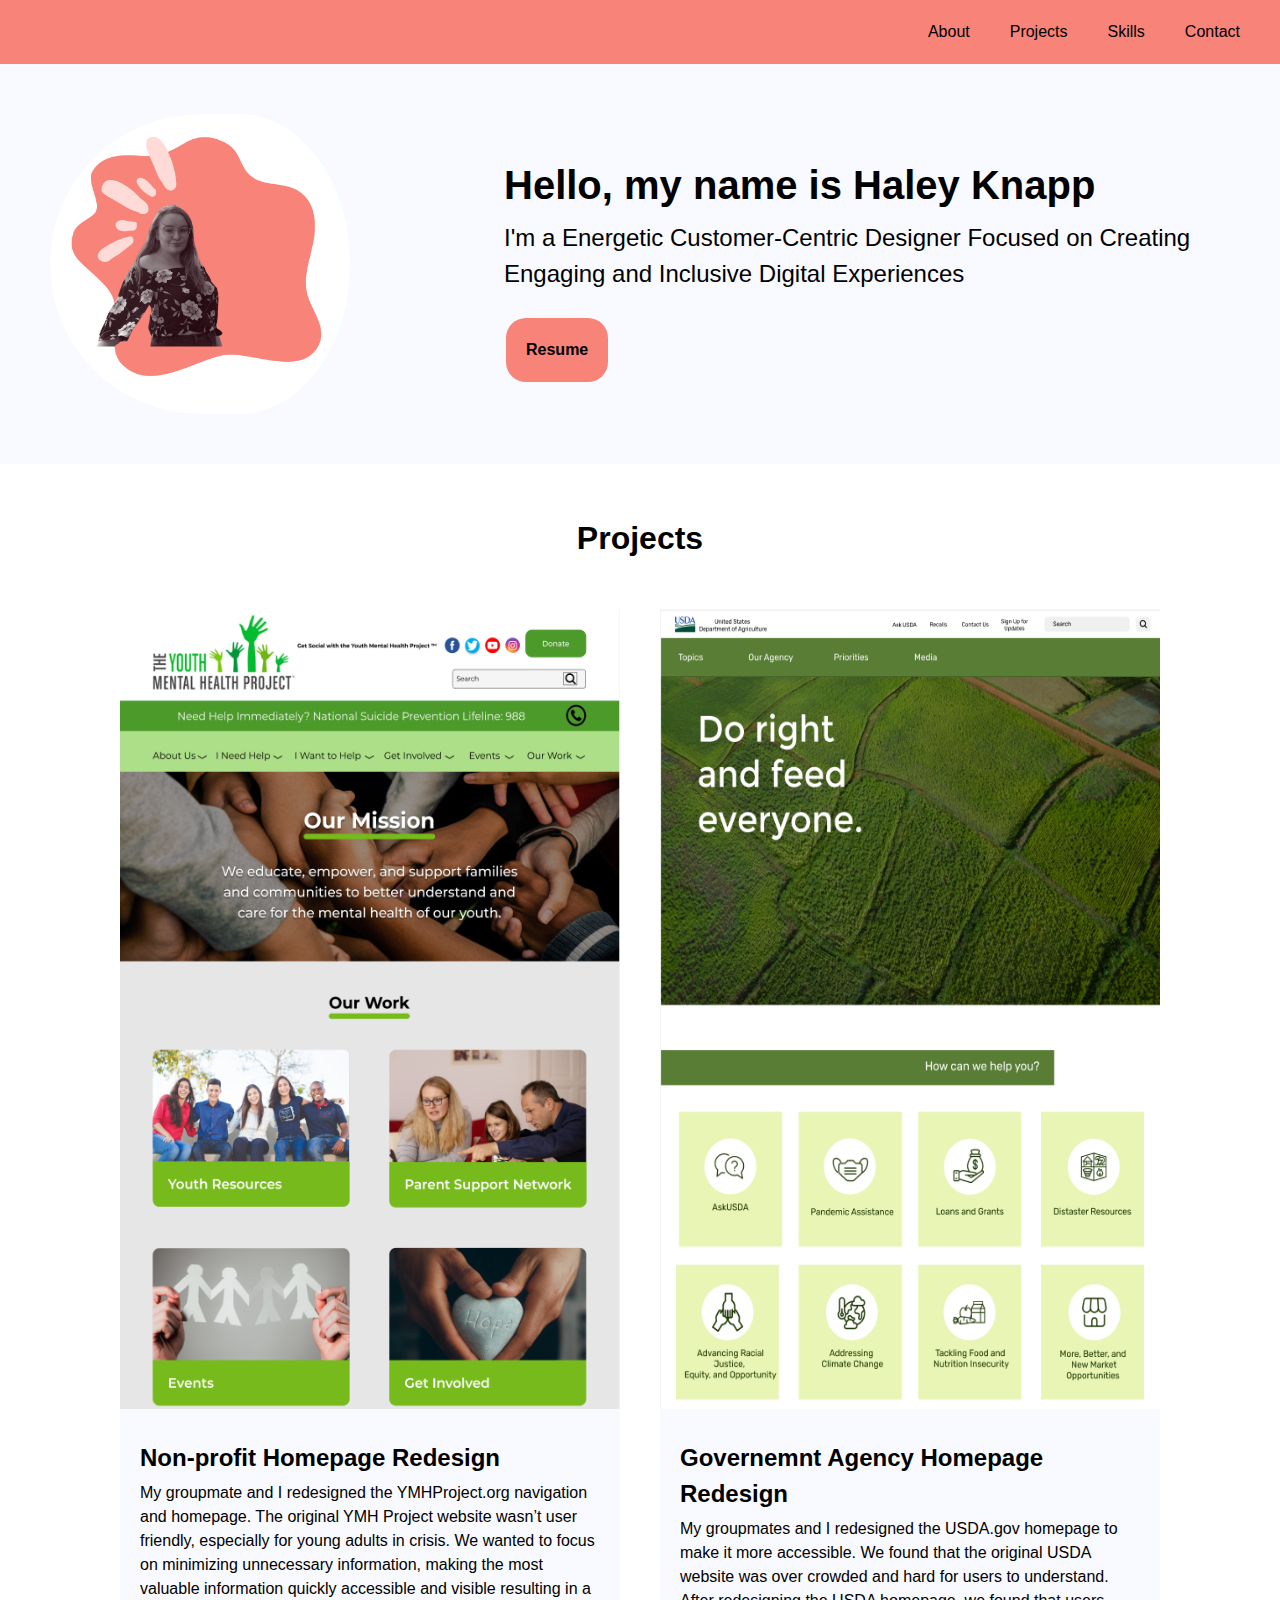
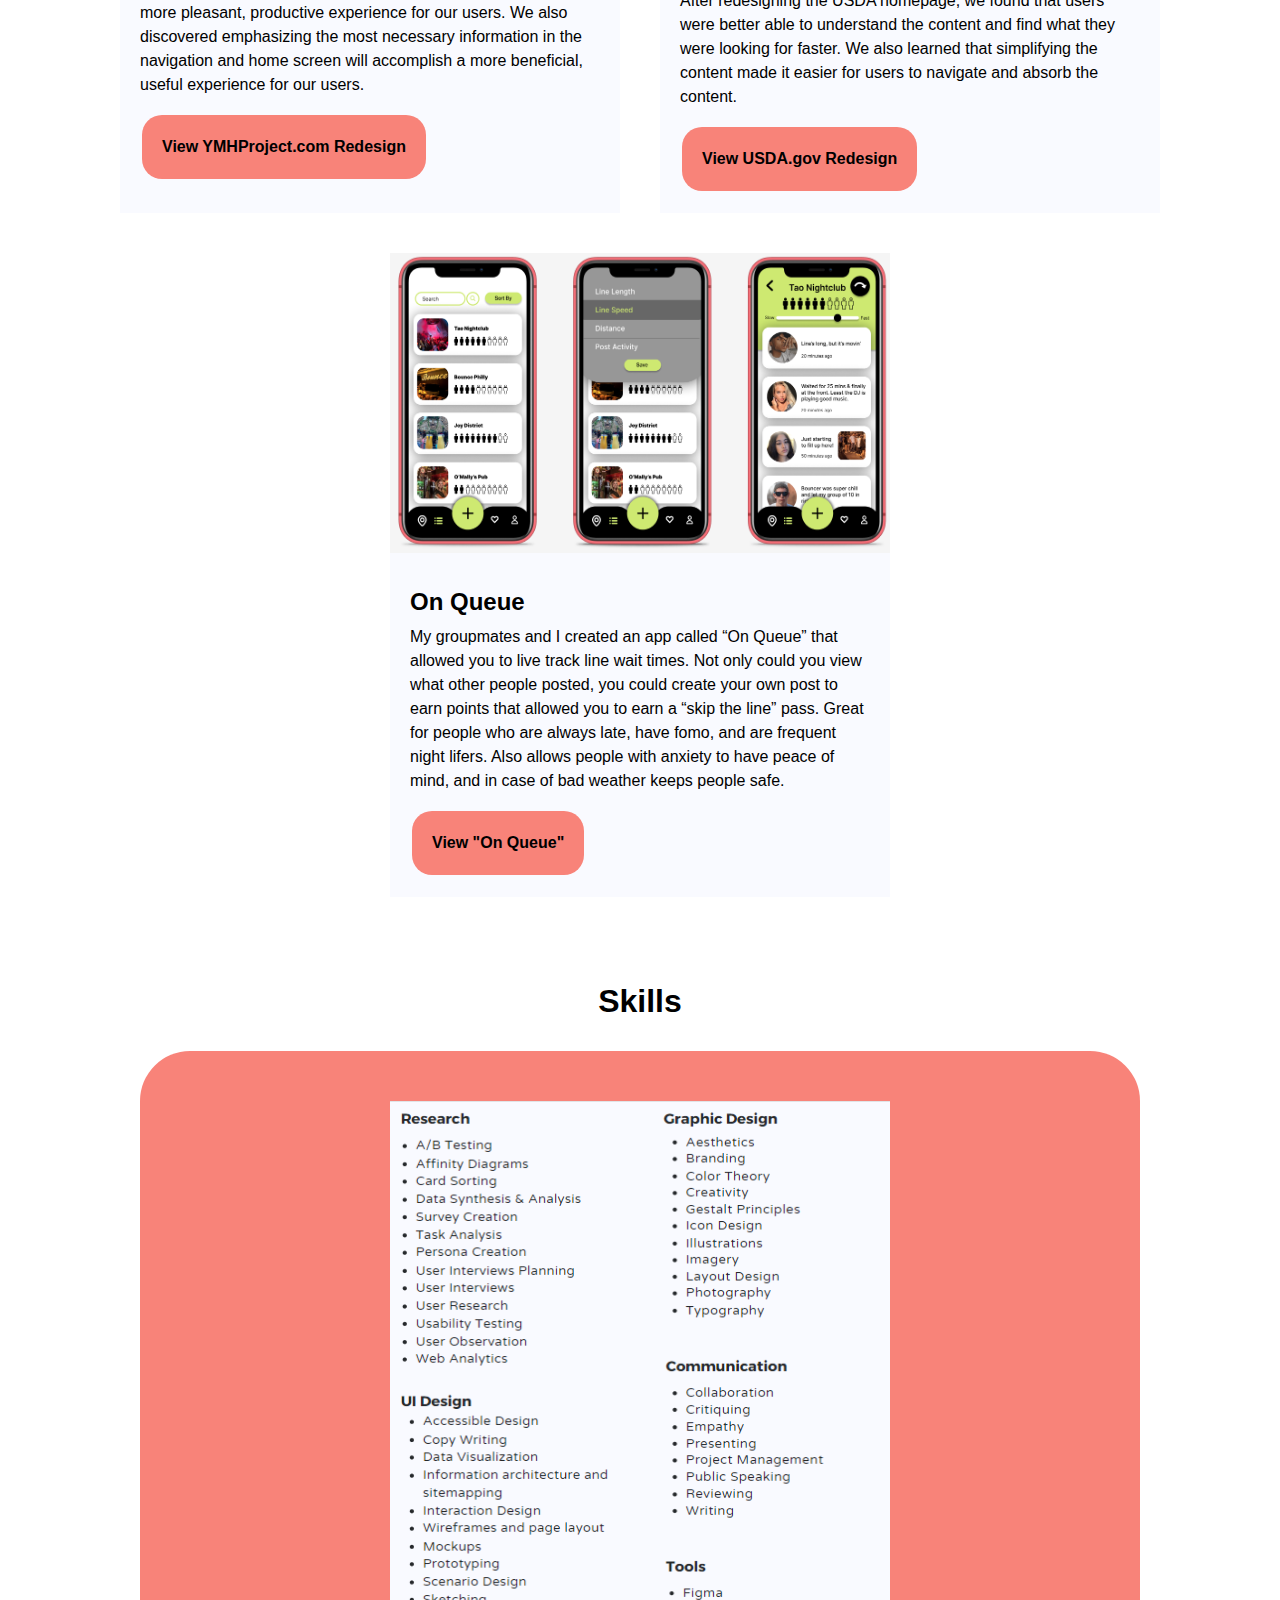
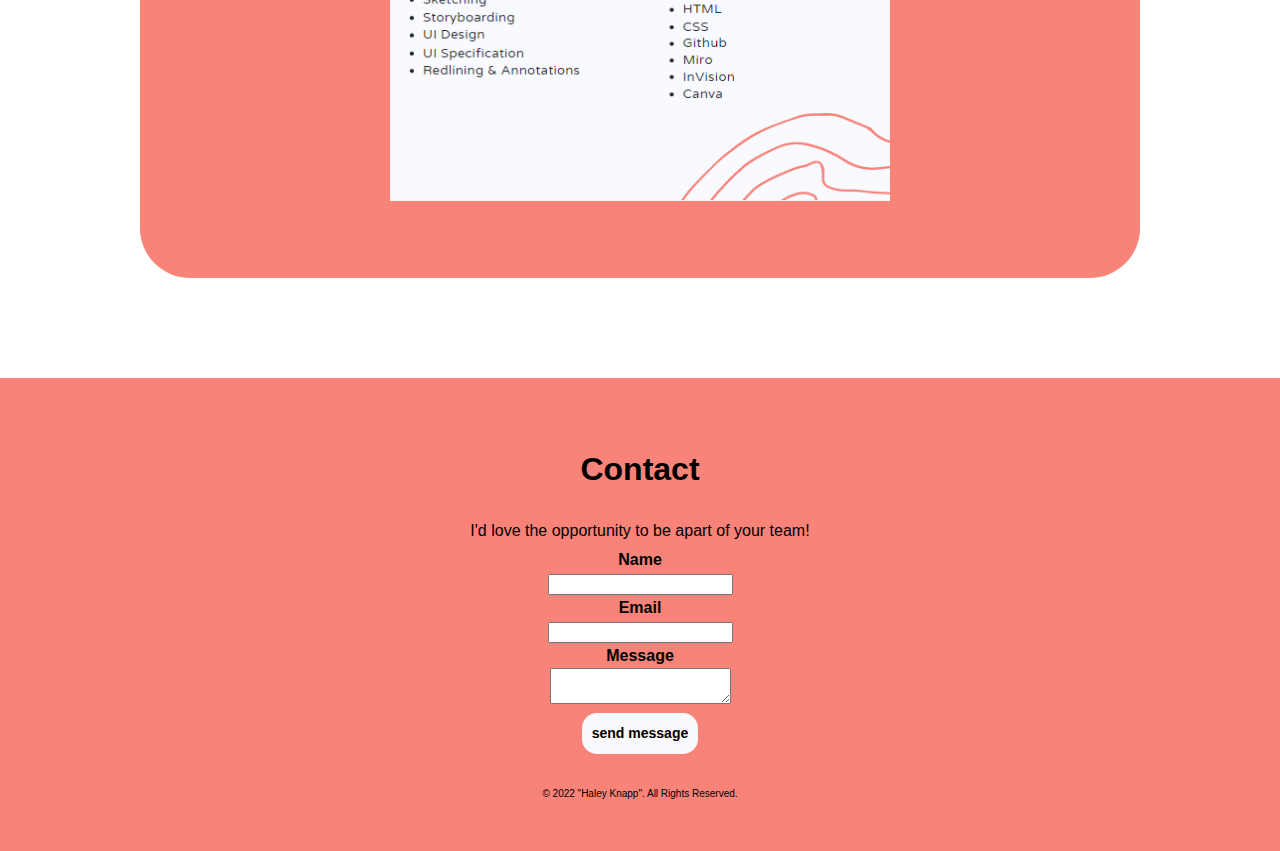
<file: index.html>
<!DOCTYPE html>
<html>
<!--Header-->

<head>
    <!--Link to Call in Google Font-->
    <meta charset="UTF-8">
    <link rel="preconnect" href="https://fonts.googleapis.com" />
    <link rel="preconnect" href="https://fonts.gstatic.com" crossorigin />
    <link href="https://fonts.googleapis.com/css2?family=Roboto:wght@400;700&display=swap" rel="stylesheet" />
    <!--Link to Call in Css File-->
    <link rel="stylesheet" href="styles.css" />
    <!--Favicon-->
    <link rel="icon" type="image/x-icon" href="Images/favicon.png" />
    <!--Site Name-->
    <title>My Site</title>
</head>
<!--Content-->

<body>
    <!--Navigation-->
    <nav>
        <!--Nav Item 1-->
        <div class="nav-link">
            <a href="">About</a>
        </div>
        <!--Nav Item 2-->
        <div class="nav-link">
            <a href="case-study-template.html"> Projects</a>
        </div>
        <!--Nav Item 3-->
        <div class="nav-link">
            <a href="">Skills</a>
        </div>
        <!--Nav Item 4-->
        <div class="nav-link">
            <a href="">Contact</a>
        </div>
    </nav>
    <!--Hero-->
    <section class="hero-container">
        <!--Image-->
        <div class="hero-container_img">
            <img src="https://hknapp0.github.io/MY_First_Repo/hk.png" />
        </div>
        <!--Text Info-->
        <div class="hero-container_copy">
            <h1 class="margin-bottom_five">Hello, my name is Haley Knapp</h1>
            <h3 class="hero-container_sub-copy margin-top_zero""> I'm a Energetic Customer-Centric Designer Focused on Creating Engaging and Inclusive Digital Experiences</h2>
                                <a href="https://hknapp0.github.io/MY_First_Repo/resume.pdf" class="button">Resume</a>
        </div>
    </section>
<!--Case Study Cards-->
<section>
  <h2 class=" center">Projects</h2>
            <div class="card-container">
                <!--Card 1-->
                <div class="card">
                    <!--Card Link-->
                    <a href="">
                        <img src="https://hknapp0.github.io/MY_First_Repo/ymh-desktop.png" width="500" height="800" />
                        <div class="card-copy">
                            <h3 class="margin-bottom_five">Non-profit Homepage Redesign</h3>
                            <p class="margin-top_zero">My groupmate and I redesigned the YMHProject.org navigation and homepage. The original
                                YMH Project website wasn’t user
                                friendly, especially for young adults in crisis. We wanted to focus on minimizing unnecessary information,
                                making the
                                most valuable information quickly accessible and visible resulting in a more pleasant, productive experience for
                                our
                                users. We also discovered emphasizing the most necessary information in the navigation and home screen will
                                accomplish a
                                more beneficial, useful experience for our users.</p>
                                <a href="case-study-template.html"
                                    class="button">View YMHProject.com Redesign</a>
                        </div>
                       
                    </a>
                </div>
                <!--Card 2-->
                <div class="card">
                    <!--Card Link-->
                    <a href="">
                    <img src="https://hknapp0.github.io/MY_First_Repo/desky.png" width="500" height="800" />
                        <div class="card-copy">
                            <h3 class="margin-bottom_five">Governemnt Agency Homepage Redesign</h3>
                            <p class="margin-top_zero">My groupmates and I redesigned the USDA.gov homepage to make it more accessible. We found that the original USDA
                            website was over crowded and hard for users to understand. After redesigning the USDA homepage, we found that users were
                            better able to understand the content and find what they were looking for faster. We also learned that simplifying the
                            content made it easier for users to navigate and absorb the content.</p>
                     <a href="case-study-template.html" class="button">View USDA.gov Redesign</a>                           
                        </div>
                    </a>
                </div>
                <!--Card 3-->
                <div class="card">
                    <!--Card Link-->
                    <a href="">
                    <img src="https://hknapp0.github.io/MY_First_Repo/queue.png" width="500" height="300" />
                    <div class="card-copy">
                        <h3 class="margin-bottom_five"> On Queue </h3>
                        <p class="margin-top_zero">My groupmates and I created an app called “On Queue” that allowed you to live track line
                            wait times. Not only could you
                            view what other people posted, you could create your own post to earn points that allowed you to earn a “skip
                            the line”
                            pass. Great for people who are always late, have fomo, and are frequent night lifers. Also allows people with
                            anxiety to
                            have peace of mind, and in case of bad weather keeps people safe.</p>
                    <a href="case-study-template.html" class="button">View "On Queue"</a>
                        </div>
                    </a>
                </div>
            </div>
            </a>
<!--Skills-->
<section>
    <h2 class=" center">Skills</h2>
    <div class="Skills">
            <a href="">
        <img src="https://hknapp0.github.io/MY_First_Repo/skillz.png" width="500" height="700" />
                <div class="card-copy">
                </div>
            </a>
        </div>
        </div>
        </div>
        </div>
    </section>
    <!--Footer-->
    <footer>
        <!--Contact-->
        <div>
            <h2>Contact</h2>
            <p class="margin-bottom_five">I'd love the opportunity to be apart of your team!</p>
            <div>
                Name
            </div>
            <div>
                <input type="text" />
            </div>
            <div>
                Email  
            </div>
            <div>
                <input type="text" />
            </div>
            <div>
            Message
            </div>
            <div>
                <textarea></textarea>
            </div>
            <div>
            <h5 class="buttons" <button type="submit"> send message</button>
            </div>
        
        <!--Copyright-->
        <p class="copyright">&copy; 2022 "Haley Knapp". All Rights Reserved.</p>
    </footer>
</body>

</html>
</file>
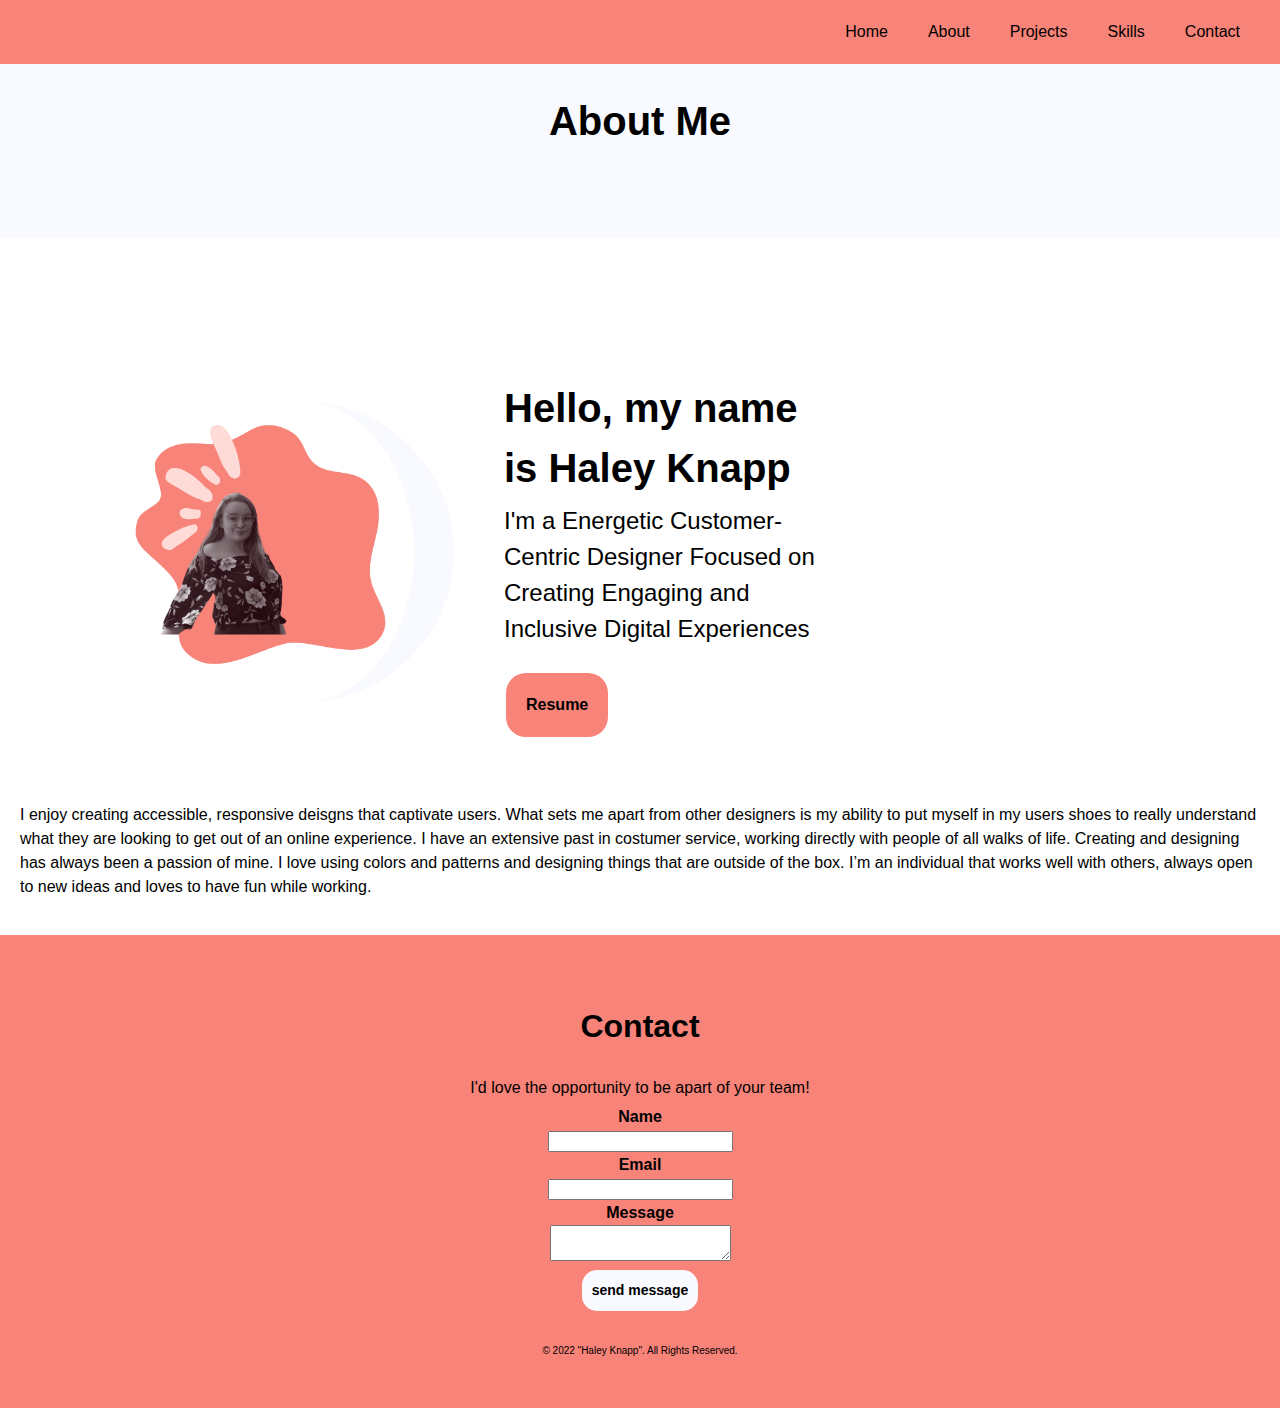
<file: about.html>
<!DOCTYPE html>
<html>
<!--Header-->

<head>
    <!--Link to Call in Google Font-->
    <meta charset="UTF-8">
    <link rel="preconnect" href="https://fonts.googleapis.com" />
    <link rel="preconnect" href="https://fonts.gstatic.com" crossorigin />
    <link href="https://fonts.googleapis.com/css2?family=Roboto:wght@400;700&display=swap" rel="stylesheet" />
    <!--Link to Call in Css File-->
    <link rel="stylesheet" href="styles.css" />
    <!--Favicon-->
    <link rel="icon" type="image/x-icon" href="Images/favicon.png" />
    <!--Site Name-->
    <title>My Site</title>
</head>
<!--Content-->

<body>
    <!--Navigation-->
    <nav>
        <!--Nav Item 1-->
        <div class="nav-link">
            <a href="index.html"> Home</a>
        </div>
        <div class="nav-link">
            <a href="">About</a>
        </div>
        <!--Nav Item 2-->
        <div class="nav-link">
            <a href="case-study-template.html"> Projects</a>
        </div>
        <!--Nav Item 3-->
        <div class="nav-link">
            <a href="Skills.html">Skills</a>
        </div>
        <!--Nav Item 4-->
        <div class="nav-link">
            <a href="contact.html">Contact</a>
        </div>
    </nav>
    <!--Hero-->
    <section class="hero-container">
        <div class="Landing-page-projects">
            <h1 class="center">About Me</h1>
            <div class="Landing-page-projects">
    </section>
    <!--Case Study Cards-->
    <section>
            <!--Text Info-->
            <div class="hero-container_copy">
                        <div class="hero-container_img">
                            <img src="https://hknapp0.github.io/MY_First_Repo/hk.png" />
                        </div>
                <h1 class="margin-bottom_five">Hello, my name is Haley Knapp</h1>
                <h3 class="hero-container_sub-copy margin-top_zero""> I'm a Energetic Customer-Centric Designer Focused on Creating Engaging and Inclusive Digital Experiences</h2>
                                            <a href=" https://hknapp0.github.io/MY_First_Repo/resume.pdf" class="button">Resume</a>
            </div>
                    <div class="card-copy">

                        <p class="margin-top_zero">I enjoy creating accessible, responsive deisgns that captivate users. What sets me apart from other designers is my ability to put myself in my users shoes to really understand what they are looking to get out of an online experience. 
                          I have an extensive past in costumer service, working directly with people of all walks of life. Creating and designing has always been a passion of mine. I love using colors and patterns and designing things that are
                        outside of the box. I’m an individual that works well with others, always open to new ideas and loves to have fun while
                        working.</p
                                       </a>
            </div>
        </div>
        </a>
        </div>
        </a>
        </div>
        </div>
        </div>
        </div>
    </section>
    <!--Footer-->
    <footer>
        <!--Contact-->
        <div>
            <h2>Contact</h2>
            <p class="margin-bottom_five">I'd love the opportunity to be apart of your team!</p>
            <div>
                Name
            </div>
            <div>
                <input type="text" />
            </div>
            <div>
                Email
            </div>
            <div>
                <input type="text" />
            </div>
            <div>
                Message
            </div>
            <div>
                <textarea></textarea>
            </div>
            <div>
                <h5 class="buttons" <button type="submit"> send message</button>
            </div>

            <!--Copyright-->
            <p class="copyright">&copy; 2022 "Haley Knapp". All Rights Reserved.</p>
    </footer>
</body>

</html>
</file>
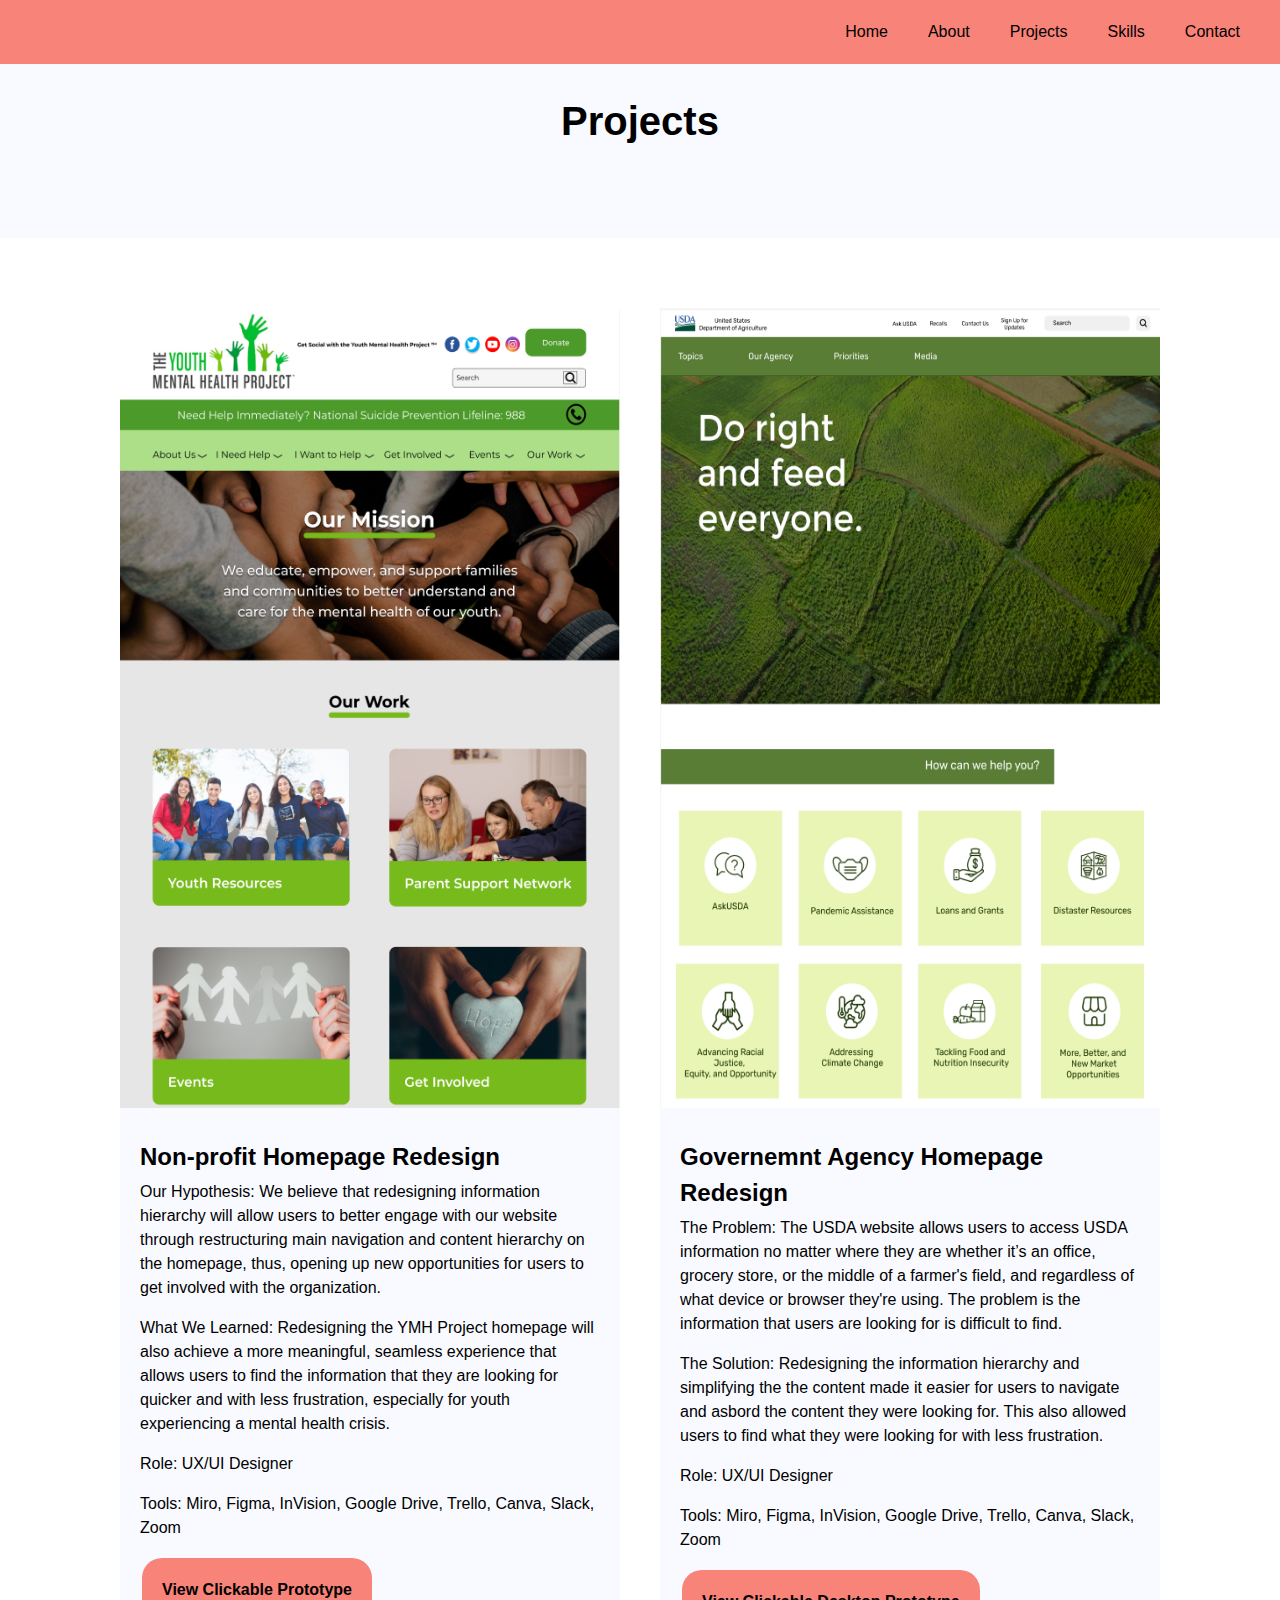
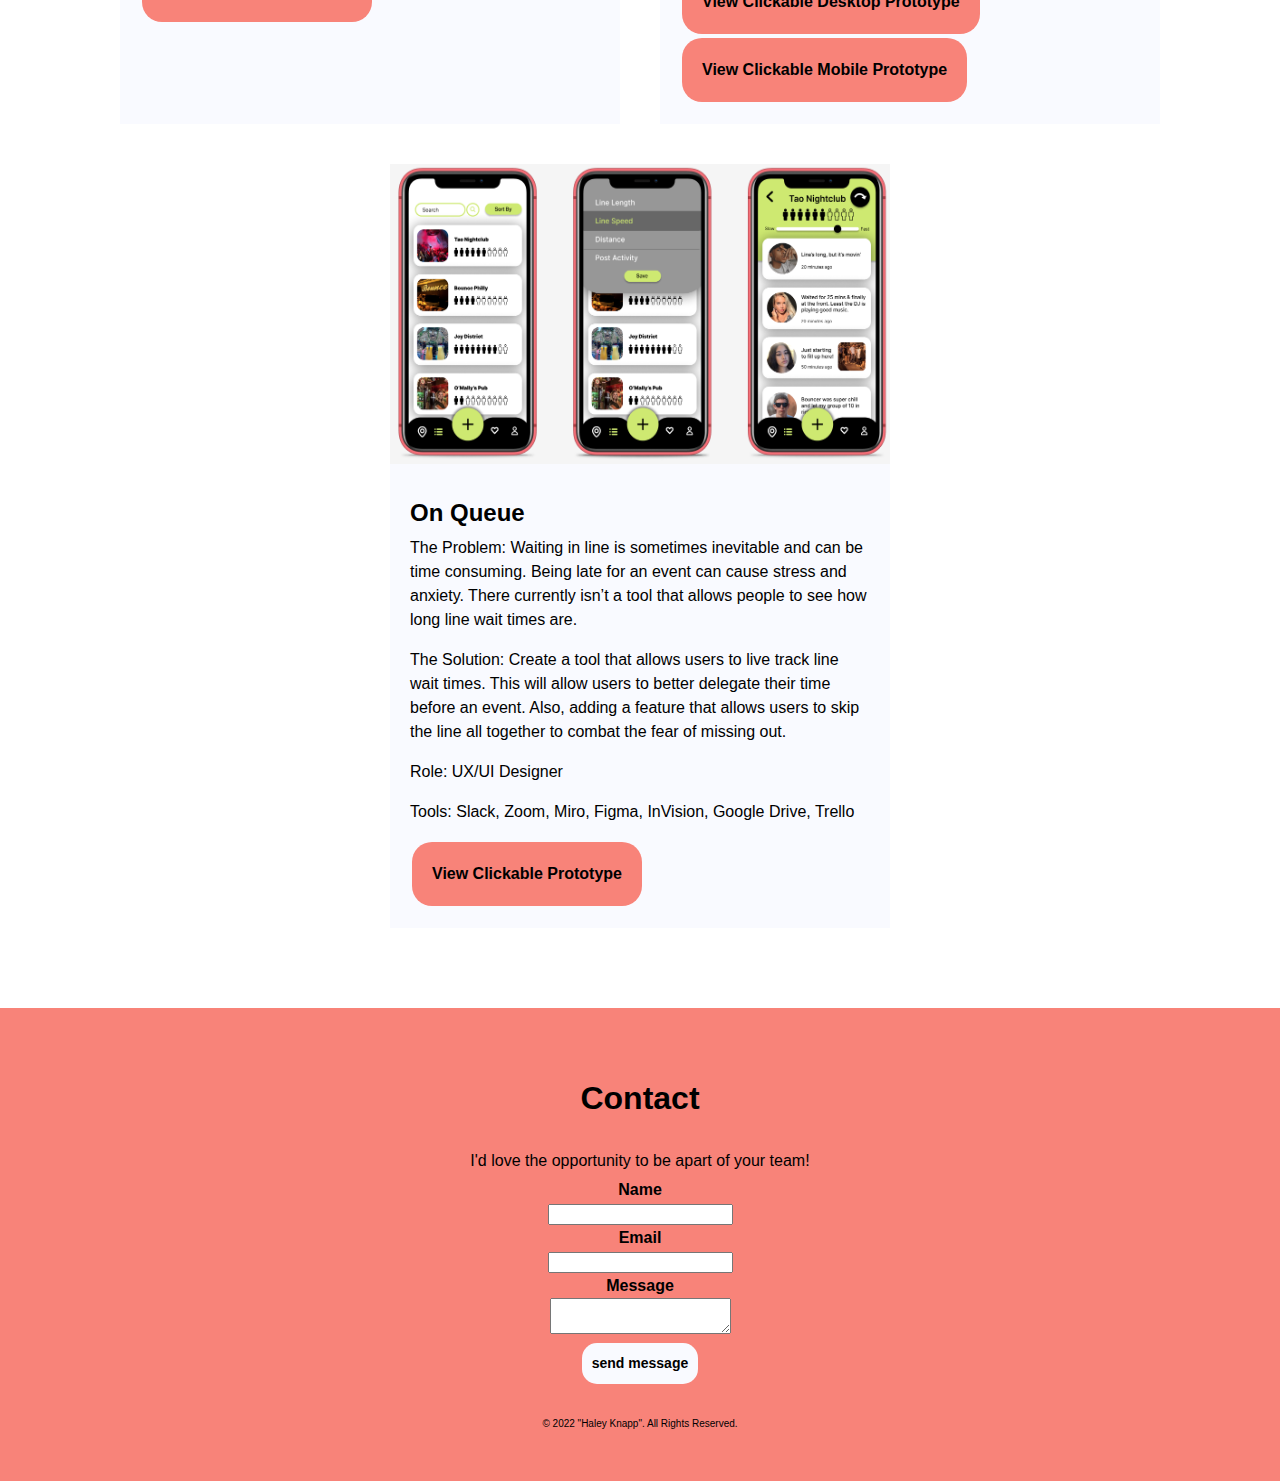
<file: case-study-template.html>
<!DOCTYPE html>
<html>
<!--Header-->

<head>
    <!--Link to Call in Google Font-->
    <meta charset="UTF-8">
    <link rel="preconnect" href="https://fonts.googleapis.com" />
    <link rel="preconnect" href="https://fonts.gstatic.com" crossorigin />
    <link href="https://fonts.googleapis.com/css2?family=Roboto:wght@400;700&display=swap" rel="stylesheet" />
    <!--Link to Call in Css File-->
    <link rel="stylesheet" href="styles.css" />
    <!--Favicon-->
    <link rel="icon" type="image/x-icon" href="Images/favicon.png" />
    <!--Site Name-->
    <title>My Site</title>
</head>
<!--Content-->

<body>
    <!--Navigation-->
    <nav>
        <!--Nav Item 1-->
        <div class="nav-link">
            <a href="index.html"> Home</a>
        </div>
        <div class="nav-link">
            <a href="">About</a>
        </div>
        <!--Nav Item 2-->
        <div class="nav-link">
            <a href="">Projects</a>
        </div>
        <!--Nav Item 3-->
        <div class="nav-link">
            <a href="">Skills</a>
        </div>
        <!--Nav Item 4-->
        <div class="nav-link">
            <a href="">Contact</a>
        </div>
    </nav>
    <!--Hero-->
    <section class="hero-container">
        <div class="Landing-page-projects">
                <h1 class="center">Projects</h1>
                <div class="Landing-page-projects">
    </section>
    <!--Case Study Cards-->
    <section>

        <div class="card-container">
            <!--Card 1-->
            <div class="card">
                <!--Card Link-->
                <a href="">
                    <img src="https://hknapp0.github.io/MY_First_Repo/ymh-desktop.png" width="500" height="800" />
                    <div class="card-copy">
                        <h3 class="margin-bottom_five">Non-profit Homepage Redesign</h3>
                        <p class="margin-top_zero">Our Hypothesis: We believe that redesigning information hierarchy will allow users to better engage with our website through
                        restructuring main navigation and content hierarchy on the homepage, thus, opening up new opportunities for users to get
                        involved with the organization.</p>
                        <p class="margin-top_zero">What We Learned: Redesigning the YMH Project homepage will also achieve a more meaningful, seamless experience that allows users to find
                        the information that they are looking for quicker and with less frustration, especially for youth experiencing a mental
                        health crisis.</p>
                        Role: UX/UI Designer
                        </p>
                        <p class="margin-top_zero">Tools: Miro, Figma, InVision, Google Drive, Trello, Canva, Slack, Zoom
                        </p>
                <a href="https://www.figma.com/proto/OoKAZJUOXGygykRuKzY9rf/Final-YMH-Hi-Fi-Wireframes?node-id=5%3A303&starting-point-node-id=5%3A303" class="button">View Clickable Prototype</a>
                    </div>

                </a>
            </div>
            <!--Card 2-->
            <div class="card">
                <!--Card Link-->
                <a href="">
                    <img src="https://hknapp0.github.io/MY_First_Repo/desky.png" width="500" height="800" />
                    <div class="card-copy">
                        <h3 class="margin-bottom_five">Governemnt Agency Homepage Redesign</h3>
                        <p class="margin-top_zero">
                            The Problem: The USDA website allows users to access USDA information no matter where they are
                            whether it’s an office, grocery store, or the middle of a farmer's field, and regardless of what device or browser
                            they're using. The problem is the information that users are looking for is difficult to find.
                        </p> 
                        <p class="margin-top_zero">The Solution: Redesigning the information hierarchy and simplifying the the content made it easier for users to navigate and asbord the content they were looking for. This also allowed users to find what they were looking for with less frustration.
                        <p class="margin-top_zero"> Role: UX/UI Designer
                            </p>
                            <p class="margin-top_zero">Tools: Miro, Figma, InVision, Google Drive, Trello, Canva, Slack, Zoom
                            </p>
                            <a href=https://www.figma.com/proto/WrB44kNfKxKsSprhO5lTiK/USDA-FINAL-DESKTOP?node-id=1%3A7099&starting-point-node-id=1%3A7099"
                                class="button">View Clickable Desktop Prototype</a>
<a href="https://www.figma.com/proto/zNKnGGcn4xeDq6HJgTFWI6/Final-Mobile-Prototype-Gov-Agency?node-id=9%3A159&starting-point-node-id=9%3A159"
    class="button">View Clickable Mobile Prototype</a>
                    </div>
                </a>
            </div>
            <!--Card 3-->
            <div class="card">
                <!--Card Link-->
                <a href="">
                    <img src="https://hknapp0.github.io/MY_First_Repo/queue.png" width="500" height="300" />
                    <div class="card-copy">
                        <h3 class="margin-bottom_five"> On Queue </h3>
                        <p class="margin-top_zero">The Problem: Waiting in line is sometimes inevitable and can be time consuming. Being late for an event can cause stress
                        and anxiety. There currently isn’t a tool that allows people to see how long line wait times are.</p>
                        <p class="margin-top_zero">The Solution: Create a tool that allows users to live track line wait times. This will allow users to better delegate
                        their time before an event. Also, adding a feature that allows users to skip the line all together to combat the fear of
                        missing out.
</p>
<p class="margin-top_zero">Role: UX/UI Designer
</p>
<p class="margin-top_zero">Tools: Slack, Zoom, Miro, Figma, InVision, Google Drive, Trello
</p>
<a href="https://www.figma.com/proto/FGhSxOOgKeJDd51gOcxWPC/On-Q?node-id=18%3A16956&starting-point-node-id=18%3A16956"
    class="button">View Clickable Prototype</a>
                    </div>
                </a>
            </div>
        </div>
        </a>
        </div>
        </a>
        </div>
        </div>
        </div>
        </div>
    </section>
    <!--Footer-->
    <footer>
        <!--Contact-->
        <div>
            <h2>Contact</h2>
            <p class="margin-bottom_five">I'd love the opportunity to be apart of your team!</p>
            <div>
                Name
            </div>
            <div>
                <input type="text" />
            </div>
            <div>
                Email
            </div>
            <div>
                <input type="text" />
            </div>
            <div>
                Message
            </div>
            <div>
                <textarea></textarea>
            </div>
            <div>
                <h5 class="buttons" <button type="submit"> send message</button>
            </div>

            <!--Copyright-->
            <p class="copyright">&copy; 2022 "Haley Knapp". All Rights Reserved.</p>
    </footer>
</body>

</html>
</file>
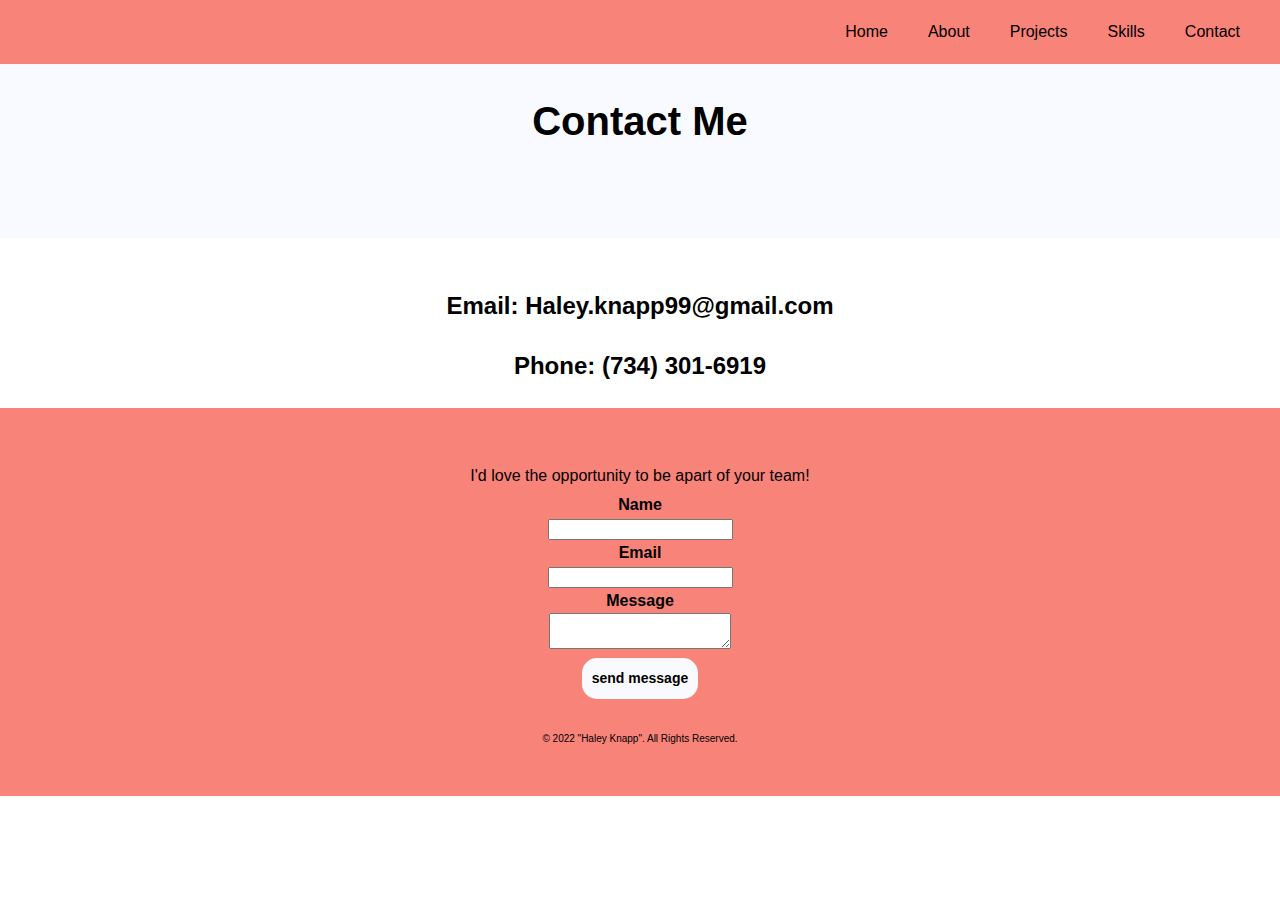
<file: contact.html>
<!DOCTYPE html>
<html>
<!--Header-->

<head>
    <!--Link to Call in Google Font-->
    <meta charset="UTF-8">
    <link rel="preconnect" href="https://fonts.googleapis.com" />
    <link rel="preconnect" href="https://fonts.gstatic.com" crossorigin />
    <link href="https://fonts.googleapis.com/css2?family=Roboto:wght@400;700&display=swap" rel="stylesheet" />
    <!--Link to Call in Css File-->
    <link rel="stylesheet" href="styles.css" />
    <!--Favicon-->
    <link rel="icon" type="image/x-icon" href="Images/favicon.png" />
    <!--Site Name-->
    <title>My Site</title>
</head>
<!--Content-->

<body>
    <!--Navigation-->
    <nav>
        <!--Nav Item 1-->
        <div class="nav-link">
            <a href="index.html"> Home</a>
        </div>
        <div class="nav-link">
            <a href="about.html"> About</a>
        </div>
        <!--Nav Item 2-->
        <div class="nav-link">
            <a href="case-study-template.html"> Projects</a>
        </div>
        <!--Nav Item 3-->
        <div class="nav-link">
            <a href="Skills.html">Skills</a>
        </div>
        <!--Nav Item 4-->
        <div class="nav-link">
            <a href="contact.html">Contact</a>
        </div>
    </nav>
    <!--Hero-->
    <section class="hero-container">
        <div class="Landing-page-projects">
            <h1 class="center">Contact Me</h1>

    </section>
 <p>
    <h3 class="center">Email: Haley.knapp99@gmail.com</h3>
    <h3 class="center">Phone: (734) 301-6919 </h3>

 </p>
    <section>
        <!--Footer-->
        <footer>
            <!--Contact-->
            <div>
                <p class="margin-bottom_five">I'd love the opportunity to be apart of your team!</p>
                <div>
                    Name
                </div>
                <div>
                    <input type="text" />
                </div>
                <div>
                    Email
                </div>
                <div>
                    <input type="text" />
                </div>
                <div>
                    Message
                </div>
                <div>
                    <textarea></textarea>
                </div>
                <div>
                    <h5 class="buttons" <button type="submit"> send message</button>
                </div>
        
                <!--Copyright-->
                <p class="copyright">&copy; 2022 "Haley Knapp". All Rights Reserved.</p>
        </footer>
        </body>
        
        </html>
</file>
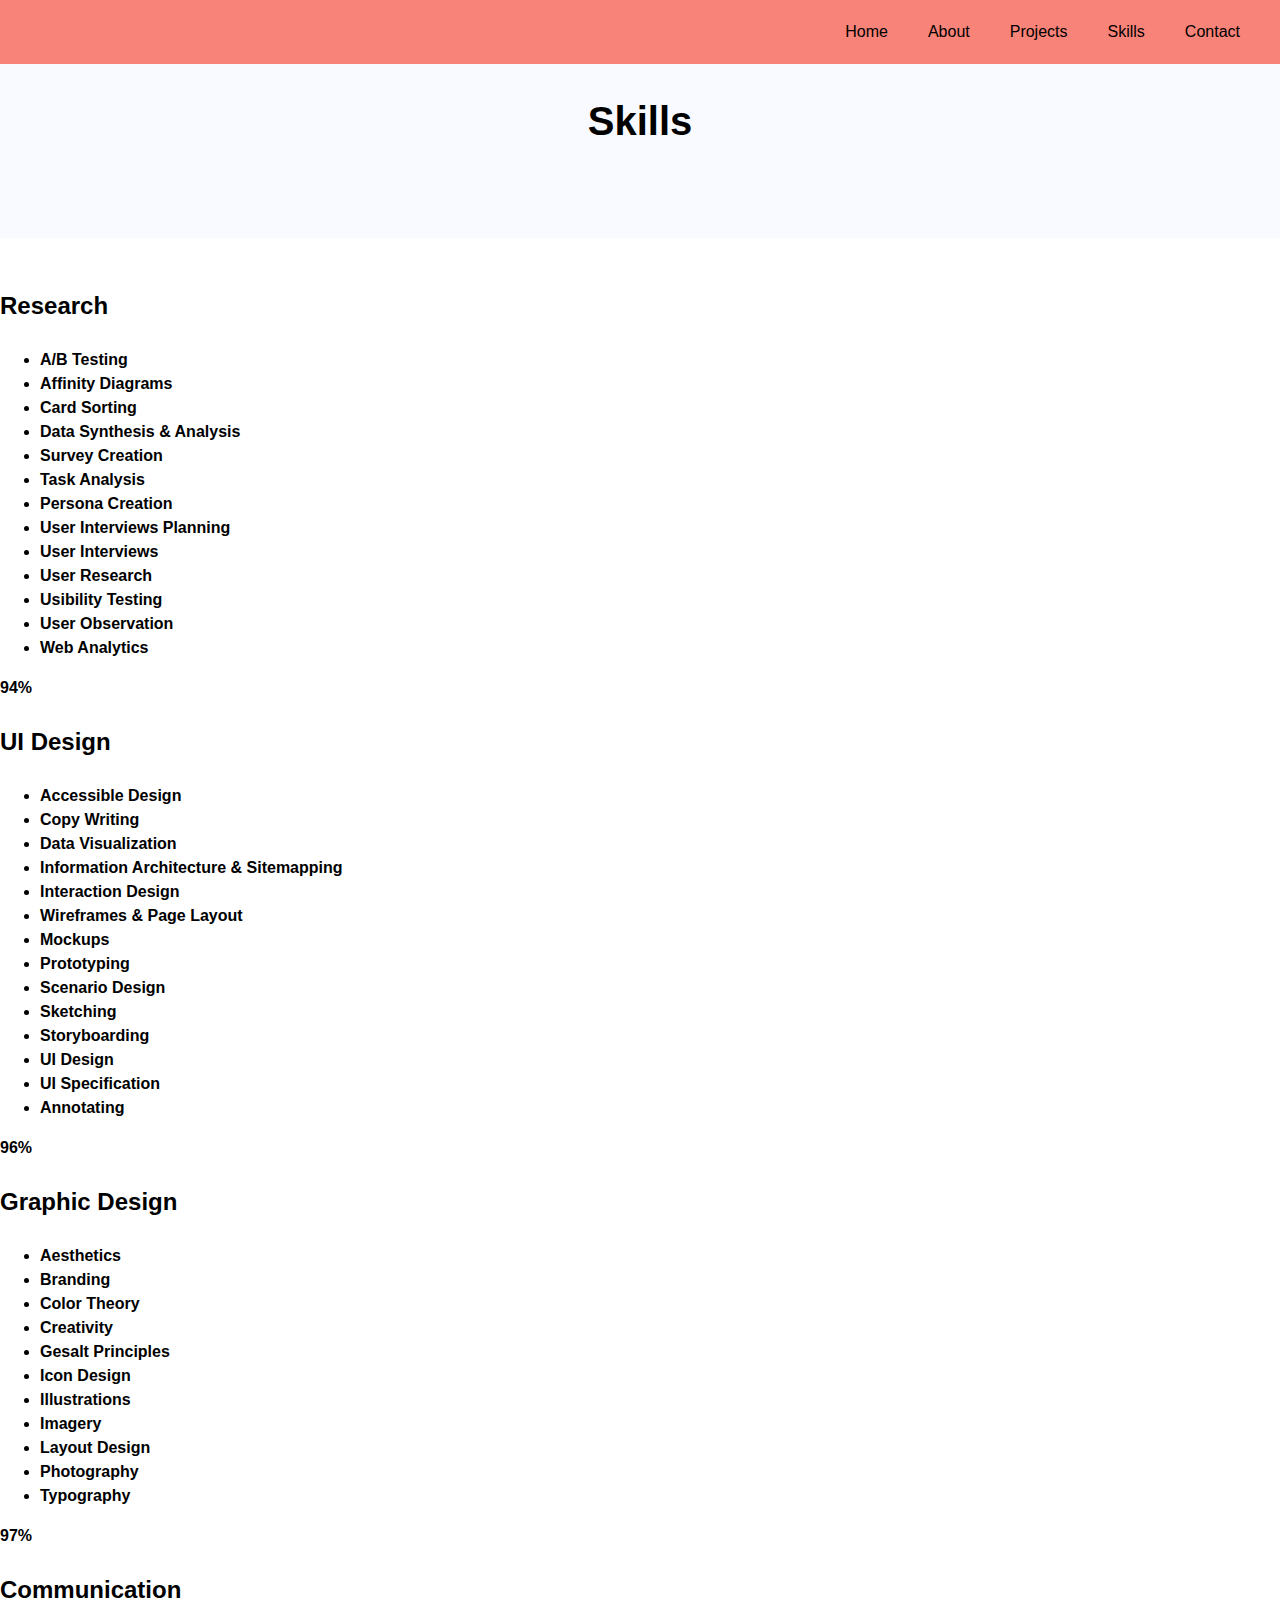
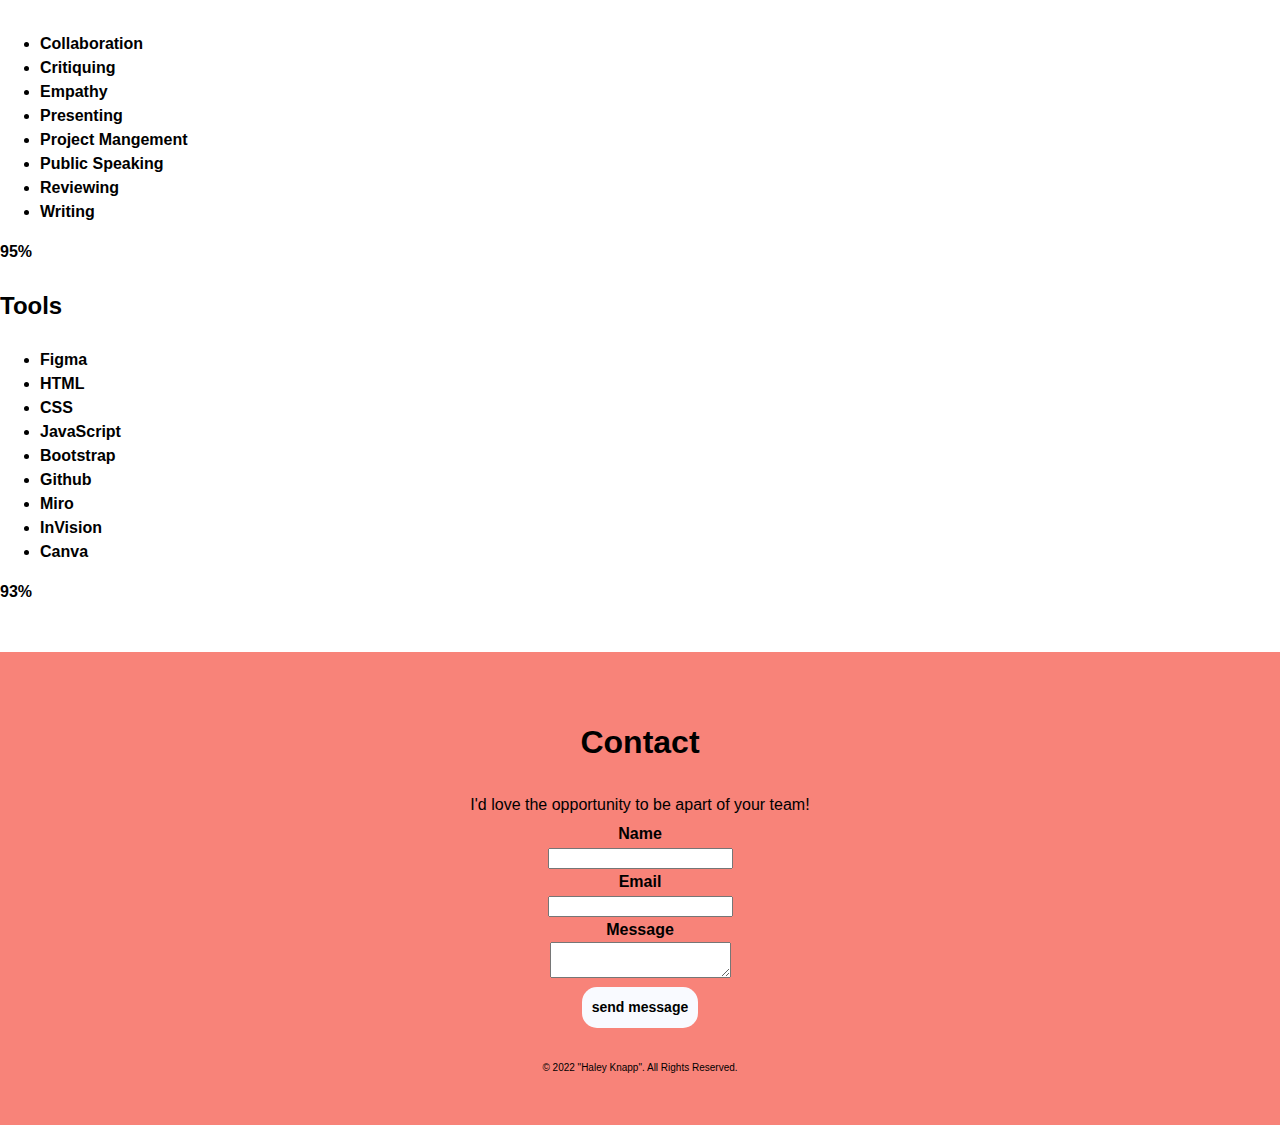
<file: Skills.html>
<!DOCTYPE html>
<html>
<!--Header-->

<head>
    <!--Link to Call in Google Font-->
    <meta charset="UTF-8">
    <link rel="preconnect" href="https://fonts.googleapis.com" />
    <link rel="preconnect" href="https://fonts.gstatic.com" crossorigin />
    <link href="https://fonts.googleapis.com/css2?family=Roboto:wght@400;700&display=swap" rel="stylesheet" />
    <!--Link to Call in Css File-->
    <link rel="stylesheet" href="styles.css" />
    <!--Favicon-->
    <link rel="icon" type="image/x-icon" href="Images/favicon.png" />
    <!--Site Name-->
    <title>My Site</title>
</head>
<!--Content-->

<body>
    <!--Navigation-->
    <nav>
        <!--Nav Item 1-->
        <div class="nav-link">
            <a href="index.html"> Home</a>
        </div>
        <div class="nav-link">
            <a href="about.html"> About</a>
        </div>
        <!--Nav Item 2-->
        <div class="nav-link">
            <a href="case-study-template.html"> Projects</a>
        </div>
        <!--Nav Item 3-->
        <div class="nav-link">
            <a href="Skills.html">Skills</a>
        </div>
        <!--Nav Item 4-->
        <div class="nav-link">
            <a href="contact.html">Contact</a>
        </div>
    </nav>
    <!--Hero-->
    <section class="hero-container">
        <div class="Landing-page-projects">
            <h1 class="center">Skills</h1>
            <div class="Landing-page-projects">
    </section>
    <!--Progress Bar-->
    <section></section>
<head>
    <title>Design a Progress bar</title>
</head>
<body>
 <div>

 </div>
    <h3>Research</h3>
    <ul>
        <li>A/B Testing</li>
        <li>Affinity Diagrams</li>
        <li>Card Sorting</li>
        <li>Data Synthesis & Analysis</li>
        <li>Survey Creation</li>
        <li>Task Analysis</li>
        <li>Persona Creation</li>
        <li>User Interviews Planning</li>
        <li>User Interviews</li>
        <li>User Research</li>
        <li>Usibility Testing</li>
        <li>User Observation</li>
        <li>Web Analytics</li>
    </ul>
    <div class="container">
        <div class="skill research">94%</div>
    </div>
    <h3>UI Design</h3>
    <ul>
        <li>Accessible Design</li>
        <li>Copy Writing</li>
        <li>Data Visualization</li>
        <li>Information Architecture & Sitemapping</li>
        <li>Interaction Design</li>
        <li>Wireframes & Page Layout</li>
        <li>Mockups</li>
        <li>Prototyping</li>
        <li>Scenario Design</li>
        <li>Sketching</li>
        <li>Storyboarding</li>
        <li>UI Design</li>
        <li>UI Specification</li>
        <li>Annotating</li>
    </ul>
    <div class="container">
        <div class="skill UI-Design">96%</div>
    </div>

<h3>Graphic Design</h3>
<ul>
    <li>Aesthetics</li>
    <li>Branding</li>
    <li>Color Theory</li>
    <li>Creativity</li>
    <li>Gesalt Principles</li>
    <li>Icon Design</li>
    <li>Illustrations</li>
    <li>Imagery</li>
    <li>Layout Design</li>
    <li>Photography</li>
    <li>Typography</li>
</ul>
    <div class="container">
        <div class="skill Graphic-Design">97%</div>
    </div>
<h3>Communication</h3>
<ul>
    <li>Collaboration</li>
    <li>Critiquing</li>
    <li>Empathy</li>
    <li>Presenting</li>
    <li>Project Mangement</li>
    <li>Public Speaking</li>
    <li>Reviewing</li>
    <li>Writing</li>
</ul>
        <div class="container">
            <div class="skill Communication">95%</div>
        </div>
<h3>Tools</h3>
<ul>
    <li>Figma</li>
    <li>HTML</li>
    <li>CSS</li>
    <li>JavaScript</li>
    <li>Bootstrap</li>
    <li>Github</li>
    <li>Miro</li>
    <li>InVision</li>
    <li>Canva</li>
</ul>
        <div class="container">
            <div class="skill Tools">93%</div>
        </div>
</body>
</div>
</div>
</div>
</div>
</div>
<br></br>
<!--Footer-->
<footer>
    <!--Contact-->
    <div>
        <h2>Contact</h2>
        <p class="margin-bottom_five">I'd love the opportunity to be apart of your team!</p>
        <div>
            Name
        </div>
        <div>
            <input type="text" />
        </div>
        <div>
            Email
        </div>
        <div>
            <input type="text" />
        </div>
        <div>
            Message
        </div>
        <div>
            <textarea></textarea>
        </div>
        <div>
            <h5 class="buttons" <button type="submit"> send message</button>
        </div>

        <!--Copyright-->
        <p class="copyright">&copy; 2022 "Haley Knapp". All Rights Reserved.</p>
</footer>
</body>

</html>
</html>
</file>
<file: styles.css>
/* Define Global Default Css */
body {
    font-family: 'Nunito', sans-serif;
    font-weight: 700;
    color: #000000;
    line-height: 1.5;
    margin: 0;
}

/* Define Default Global Font Sizes */

h1 {
    font-size: 40px;
    font-family: 'nunito',sans-serif;
}

h2 {
    font-size: 32px;
}

h3 {
    font-size: 24px;
    font-family: 'raleway', sans-serif;
}

h4 {
    font-size: 18px;
}

h5 {
    font-size: 16px;
}

p {
    font-size: 16px;
    font-weight: 400;
}

a {
    font-family: 'nunito', sans-serif;
    font-size: 16px;
    font-weight: 400;
    color: #000000;
    text-decoration: none;
}

a:hover {
    text-decoration: underline;
}

/*Define Global Helper Styles */

.center {
    text-align: center;
}

.margin-bottom_five {
    margin-bottom: 5px;
}

.link {
    text-decoration: underline;
}

.link:hover {
    text-decoration: none;
}

.margin-top_zero {
    margin-top: 0;
}

.hero-container_sub-copy {
    font-weight: 400;
}

/* Define Navigation Styles */

nav {
    background-color: #f88379;
    display: flex;
    flex-direction: row wrap;
    justify-content: flex-end;
    padding-right: 20px;
    position: sticky;
    top: 0;
}

.nav-link {
    display: flex;
    padding: 20px;
}

/* Define Hero Styles */

.hero-container {
    background-color: #f9faff;
    display: flex;
    align-items: left;
    margin-bottom: 50px;
}

.hero-container_img {
    width: 35%;
}

.hero-container_img img {
    width: 300px;
    border-radius: 150px;
    float: left;
    background-color: #f9faff;
    padding-right: 40px;
    margin: 50px;
}

.hero-container_copy {
    width: 60%;
    padding: 5%;
}

/* Define Card Styles */

.card-container {
    display: flex;
    flex-flow: row wrap;
    justify-content: center;
    margin: auto auto 60px auto;
    max-width: 1250px;
}

.card {
    background-color: #f9faff;
    width: 40%;
    margin: 20px;
}

.card a {
    text-decoration: none !important;
}

.card a:hover {
    text-decoration: none;
}

.card-copy {
    padding: 0 20px 20px 20px;

}

/* Define Footer Styles */

footer {
    background-color: #f88379;
    text-align: center;
    padding: 40px;
}
.copyright {
    font-size: 10px;
    margin-top: 30px;
}

/*Media Queries Which Tell the Code How to Resize */

@media screen and (max-width: 768px) {

    nav {
        margin-right: 0;
    }

    h1 {
        font-size: 24px;
    }

    h2 {
        font-size: 18px;
    }

    .hero-container {
        display: flex;
        flex-direction: column;
    }

    .hero-container_img {
        min-width: 100%;
    }

    .hero-container_copy {
        min-width: 100%;
        margin: 20px;
        padding: 0;
        text-align: center;
    }

    .card {
        width: 100%;
    }

    .card img {
        width: 100%;
    }
}

@media screen and (max-width: 1024px) {

    p {
        font-size: 14px;
    }

    .hero-container_img {
        width: 50%;
    }

    .hero-container_copy {
        width: 50%;
    }

    .card {
        width: 40%;
    }

    .card img {
        width: 100%;
    }

}
.button {
    background-color: #f88379;
    border: none;
    color: black;
    padding: 20px;
    text-align: center;
    text-decoration: none;
    display: inline-block;
    font-size: 16px;
    margin: 2px 2px;
    border-radius: 20px;
    font-weight: bold;
}
.buttons {
    background-color: #f9faff;
    border: none;
    color: black;
    padding: 10px;
    text-align: center;
    text-decoration: none;
    display: inline-block;
    font-size: 14px;
    margin: 2px 2px;
    border-radius: 15px;
}
.Skills {
    display: flex;
    flex-flow: row wrap;
    justify-content: center;
    margin: auto auto 100px auto;
    max-width: 900px;
    background-color: #f88379;
    border-radius: 50px;
    padding: 50px;
}
.Landing-page-projects {
    background-color: #f9faff;
    display: flex;
        flex-flow: row wrap;
        justify-content: center;
        margin: auto auto 60px auto;
        max-width: 1250px;
}
</file>
